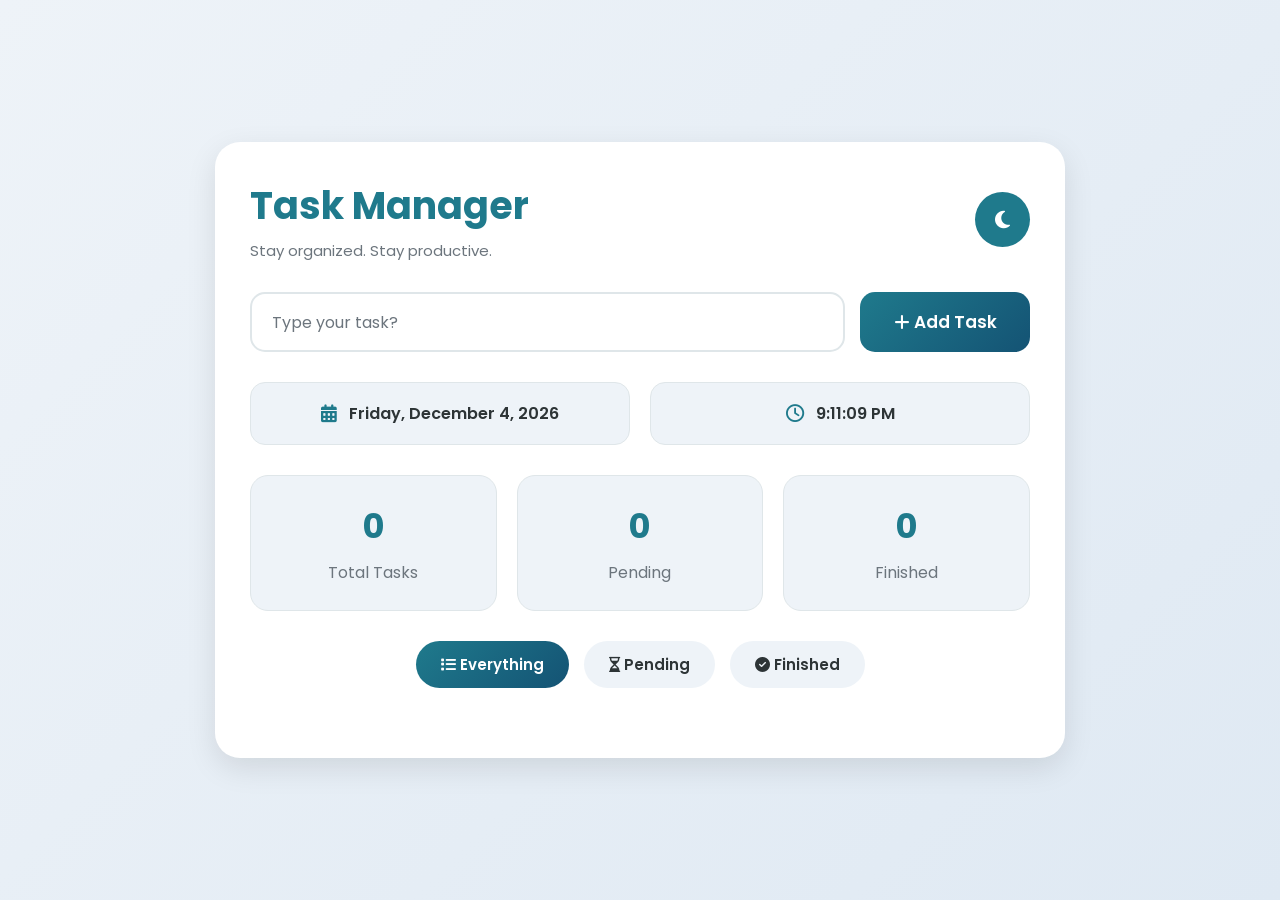
<file: Task-1-To-Do-List/index.html>
<!DOCTYPE html>
<html lang="en">
<head>
    <meta charset="UTF-8">
    <meta name="viewport" content="width=device-width, initial-scale=1.0">
    <title>Task Manager | To-Do List</title>

    
<!-- CSS -->
<link rel="stylesheet" href="style.css">

<!-- Google Font -->
<link href="https://fonts.googleapis.com/css2?family=Poppins:wght@300;400;500;600;700&display=swap" rel="stylesheet">

<!-- Font Awesome -->
<link rel="stylesheet" href="https://cdnjs.cloudflare.com/ajax/libs/font-awesome/6.6.0/css/all.min.css">


<!-- Main Container -->
<div class="container">

    <!-- Header -->
    <div class="header">
        <div class="title">
            <h1>Task Manager</h1>
            <p>Stay organized. Stay productive.</p>
        </div>

        <!-- Theme Button -->
        <button id="themeBtn">
            <i class="fa-solid fa-moon"></i>
        </button>
    </div>


    <!-- Input Section -->
    <div class="input-section">
        <input
            type="text"
            id="taskInput"
            placeholder="Type your task?"
        >

        <button id="addTaskBtn">
            <i class="fa-solid fa-plus"></i>
            Add Task
        </button>
    </div>


    <!-- Date & Time -->
    <div class="date-time">

        <div class="date-box">
            <i class="fa-solid fa-calendar-days"></i>
            <span id="currentDate"></span>
        </div>

        <div class="time-box">
            <i class="fa-regular fa-clock"></i>
            <span id="currentTime"></span>
        </div>

    </div>


    <!-- Statistics -->

    <div class="statistics">

        <div class="card">
            <h3 id="totalTasks">0</h3>
            <p>Total Tasks</p>
        </div>

        <div class="card">
            <h3 id="pendingTasks">0</h3>
            <p>Pending</p>
        </div>

        <div class="card">
            <h3 id="finishedTasks">0</h3>
            <p>Finished</p>
        </div>

    </div>


    <!-- Filter Buttons -->
    <div class="filters">

        <button class="filter-btn active" data-filter="all">
            <i class="fa-solid fa-list"></i>
            Everything
        </button>

        <button class="filter-btn" data-filter="pending">
            <i class="fa-regular fa-hourglass-half"></i>
            Pending
        </button>

        <button class="filter-btn" data-filter="completed">
            <i class="fa-solid fa-circle-check"></i>
            Finished
        </button>

    </div>


    <!-- Task List -->
    <ul id="taskList">
        <!-- Tasks JavaScript se add hongi -->
    </ul>

</div>


<!-- JavaScript -->
<script src="script.js"></script>
</file>
<file: Task-1-To-Do-List/style.css>
/* ===========================
   Google Font
=========================== */

*{
    margin:0;
    padding:0;
    box-sizing:border-box;
    font-family:'Poppins',sans-serif;
}

/* ===========================
   Color Variables
=========================== */

:root{

    --bg-color:#eef3f8;
    --card-color:#ffffff;
    --primary:#1f7a8c;
    --secondary:#145374;
    --accent:#00b894;
    --text:#2d3436;
    --light-text:#6c757d;
    --border:#dfe6e9;
    --shadow:0 10px 30px rgba(0,0,0,.10);

}

/* Dark Theme */

body.dark{

    --bg-color:#121826;
    --card-color:#1d2636;
    --primary:#34d399;
    --secondary:#10b981;
    --accent:#60a5fa;
    --text:#f8fafc;
    --light-text:#cbd5e1;
    --border:#334155;
    --shadow:0 15px 35px rgba(0,0,0,.45);

}

/* ===========================
   Body
=========================== */

body{

    background:linear-gradient(135deg,#eef3f8,#dfe9f3);
    color:var(--text);

    display:flex;
    justify-content:center;
    align-items:center;

    min-height:100vh;

    padding:40px;

    transition:.4s;

}

body.dark{

    background:linear-gradient(135deg,#0f172a,#1e293b);

}

/* ===========================
   Main Container
=========================== */

.container{

    width:100%;
    max-width:850px;

    background:var(--card-color);

    border-radius:25px;

    padding:35px;

    box-shadow:var(--shadow);

    transition:.4s;

}

/* ===========================
   Header
=========================== */

.header{

    display:flex;
    justify-content:space-between;
    align-items:center;

    margin-bottom:30px;

}

.title h1{

    font-size:38px;

    color:var(--primary);

    font-weight:700;

}

.title p{

    margin-top:5px;

    color:var(--light-text);

    font-size:15px;

}

/* ===========================
   Theme Button
=========================== */

#themeBtn{

    width:55px;
    height:55px;

    border:none;

    border-radius:50%;

    cursor:pointer;

    background:var(--primary);

    color:white;

    font-size:20px;

    transition:.3s;

}

#themeBtn:hover{

    transform:rotate(180deg) scale(1.08);

}

/* ===========================
   Input Section
=========================== */

.input-section{

    display:flex;

    gap:15px;

    margin-bottom:30px;

}

#taskInput{

    flex:1;

    height:60px;

    border:2px solid var(--border);

    outline:none;

    border-radius:15px;

    padding:0 20px;

    font-size:16px;

    background:transparent;

    color:var(--text);

    transition:.3s;

}

#taskInput:focus{

    border-color:var(--primary);

    box-shadow:0 0 15px rgba(31,122,140,.25);

}

#taskInput::placeholder{

    color:var(--light-text);

}

/* ===========================
   Add Button
=========================== */

#addTaskBtn{

    width:170px;

    border:none;

    border-radius:15px;

    background:linear-gradient(135deg,var(--primary),var(--secondary));

    color:white;

    font-size:17px;

    font-weight:600;

    cursor:pointer;

    transition:.3s;

}

#addTaskBtn:hover{

    transform:translateY(-3px);

    box-shadow:0 12px 20px rgba(0,0,0,.15);

}

/* ===========================
   Date & Time
=========================== */

.date-time{

    display:grid;

    grid-template-columns:1fr 1fr;

    gap:20px;

    margin-bottom:30px;

}

.date-box,
.time-box{

    background:var(--bg-color);

    border-radius:15px;

    padding:18px;

    display:flex;

    align-items:center;

    justify-content:center;

    gap:12px;

    font-weight:600;

    color:var(--text);

    border:1px solid var(--border);

}

.date-box i,
.time-box i{

    color:var(--primary);

    font-size:18px;

}

/* ===========================
   Statistics Cards
=========================== */

.statistics{

    display:grid;

    grid-template-columns:repeat(3,1fr);

    gap:20px;

    margin-bottom:30px;

}

.card{

    background:var(--bg-color);

    border-radius:18px;

    padding:25px;

    text-align:center;

    border:1px solid var(--border);

    transition:.3s;

}

.card:hover{

    transform:translateY(-6px);

}

.card h3{

    font-size:34px;

    color:var(--primary);

}

.card p{

    margin-top:8px;

    color:var(--light-text);

}

/* ===========================
   Filter Buttons
=========================== */

.filters{

    display:flex;

    justify-content:center;

    gap:15px;

    margin-bottom:35px;

}

.filter-btn{

    border:none;

    padding:12px 25px;

    border-radius:30px;

    cursor:pointer;

    font-size:15px;

    font-weight:600;

    background:var(--bg-color);

    color:var(--text);

    transition:.3s;

}

.filter-btn:hover{

    background:var(--primary);

    color:white;

}

.filter-btn.active{

    background:linear-gradient(135deg,var(--primary),var(--secondary));

    color:white;

}
/* ===========================
   Task List
=========================== */

#taskList{

    list-style:none;

    display:flex;

    flex-direction:column;

    gap:18px;

}

/* ===========================
   Task Item
=========================== */

.task{

    display:flex;

    justify-content:space-between;

    align-items:center;

    background:var(--bg-color);

    border:1px solid var(--border);

    border-left:6px solid var(--primary);

    border-radius:18px;

    padding:18px 20px;

    transition:.35s;

}

.task:hover{

    transform:translateY(-4px);

    box-shadow:0 12px 25px rgba(0,0,0,.12);

}

/* ===========================
   Left Side
=========================== */

.task-left{

    display:flex;

    align-items:center;

    gap:18px;

}

/* Checkbox */

.task-check{

    width:22px;

    height:22px;

    cursor:pointer;

    accent-color:var(--primary);

}

/* Text */

.task-info{

    display:flex;

    flex-direction:column;

}

.task-title{

    font-size:17px;

    font-weight:600;

    color:var(--text);

    word-break:break-word;

}

.task-date{

    margin-top:4px;

    font-size:13px;

    color:var(--light-text);

}

/* Completed */

.completed .task-title{

    text-decoration:line-through;

    opacity:.6;

}

.completed{

    border-left:6px solid var(--accent);

    opacity:.85;

}

/* ===========================
   Buttons
=========================== */

.task-buttons{

    display:flex;

    align-items:center;

    gap:12px;

}

.edit-btn,
.delete-btn{

    width:42px;

    height:42px;

    border:none;

    border-radius:12px;

    cursor:pointer;

    color:white;

    font-size:15px;

    transition:.3s;

}

/* Edit */

.edit-btn{

    background:#f39c12;

}

.edit-btn:hover{

    transform:scale(1.08);

    background:#d68910;

}

/* Delete */

.delete-btn{

    background:#e74c3c;

}

.delete-btn:hover{

    transform:scale(1.08);

    background:#c0392b;

}

/* ===========================
   Empty Message
=========================== */

.empty-message{

    text-align:center;

    color:var(--light-text);

    font-size:17px;

    margin-top:40px;

}

/* ===========================
   Scrollbar
=========================== */

::-webkit-scrollbar{

    width:10px;

}

::-webkit-scrollbar-track{

    background:#dfe6e9;

}

::-webkit-scrollbar-thumb{

    background:var(--primary);

    border-radius:10px;

}

::-webkit-scrollbar-thumb:hover{

    background:var(--secondary);

}

/* ===========================
   Animation
=========================== */

@keyframes fadeIn{

    from{

        opacity:0;

        transform:translateY(20px);

    }

    to{

        opacity:1;

        transform:translateY(0);

    }

}

.task{

    animation:fadeIn .4s ease;

}

/* ===========================
   Responsive
=========================== */

@media(max-width:768px){

.container{

    padding:25px;

}

.header{

    flex-direction:column;

    gap:20px;

    text-align:center;

}

.title h1{

    font-size:30px;

}

.input-section{

    flex-direction:column;

}

#addTaskBtn{

    width:100%;

    height:55px;

}

.date-time{

    grid-template-columns:1fr;

}

.statistics{

    grid-template-columns:1fr;

}

.filters{

    flex-wrap:wrap;

}

.task{

    flex-direction:column;

    align-items:flex-start;

    gap:18px;

}

.task-buttons{

    width:100%;

    justify-content:flex-end;

}

}

/* ===========================
   Small Mobile
=========================== */

@media(max-width:480px){

body{

    padding:15px;

}

.container{

    border-radius:18px;

    padding:18px;

}

.title h1{

    font-size:25px;

}

.title p{

    font-size:13px;

}

.filter-btn{

    width:100%;

}

.task-left{

    gap:12px;

}

.task-title{

    font-size:15px;

}

.edit-btn,
.delete-btn{

    width:38px;

    height:38px;

}

}

/* ===========================
   Smooth Transition
=========================== */

body,
.container,
.card,
.task,
.filter-btn,
#themeBtn,
#addTaskBtn,
#taskInput{

    transition:.35s ease;

}
</file>
